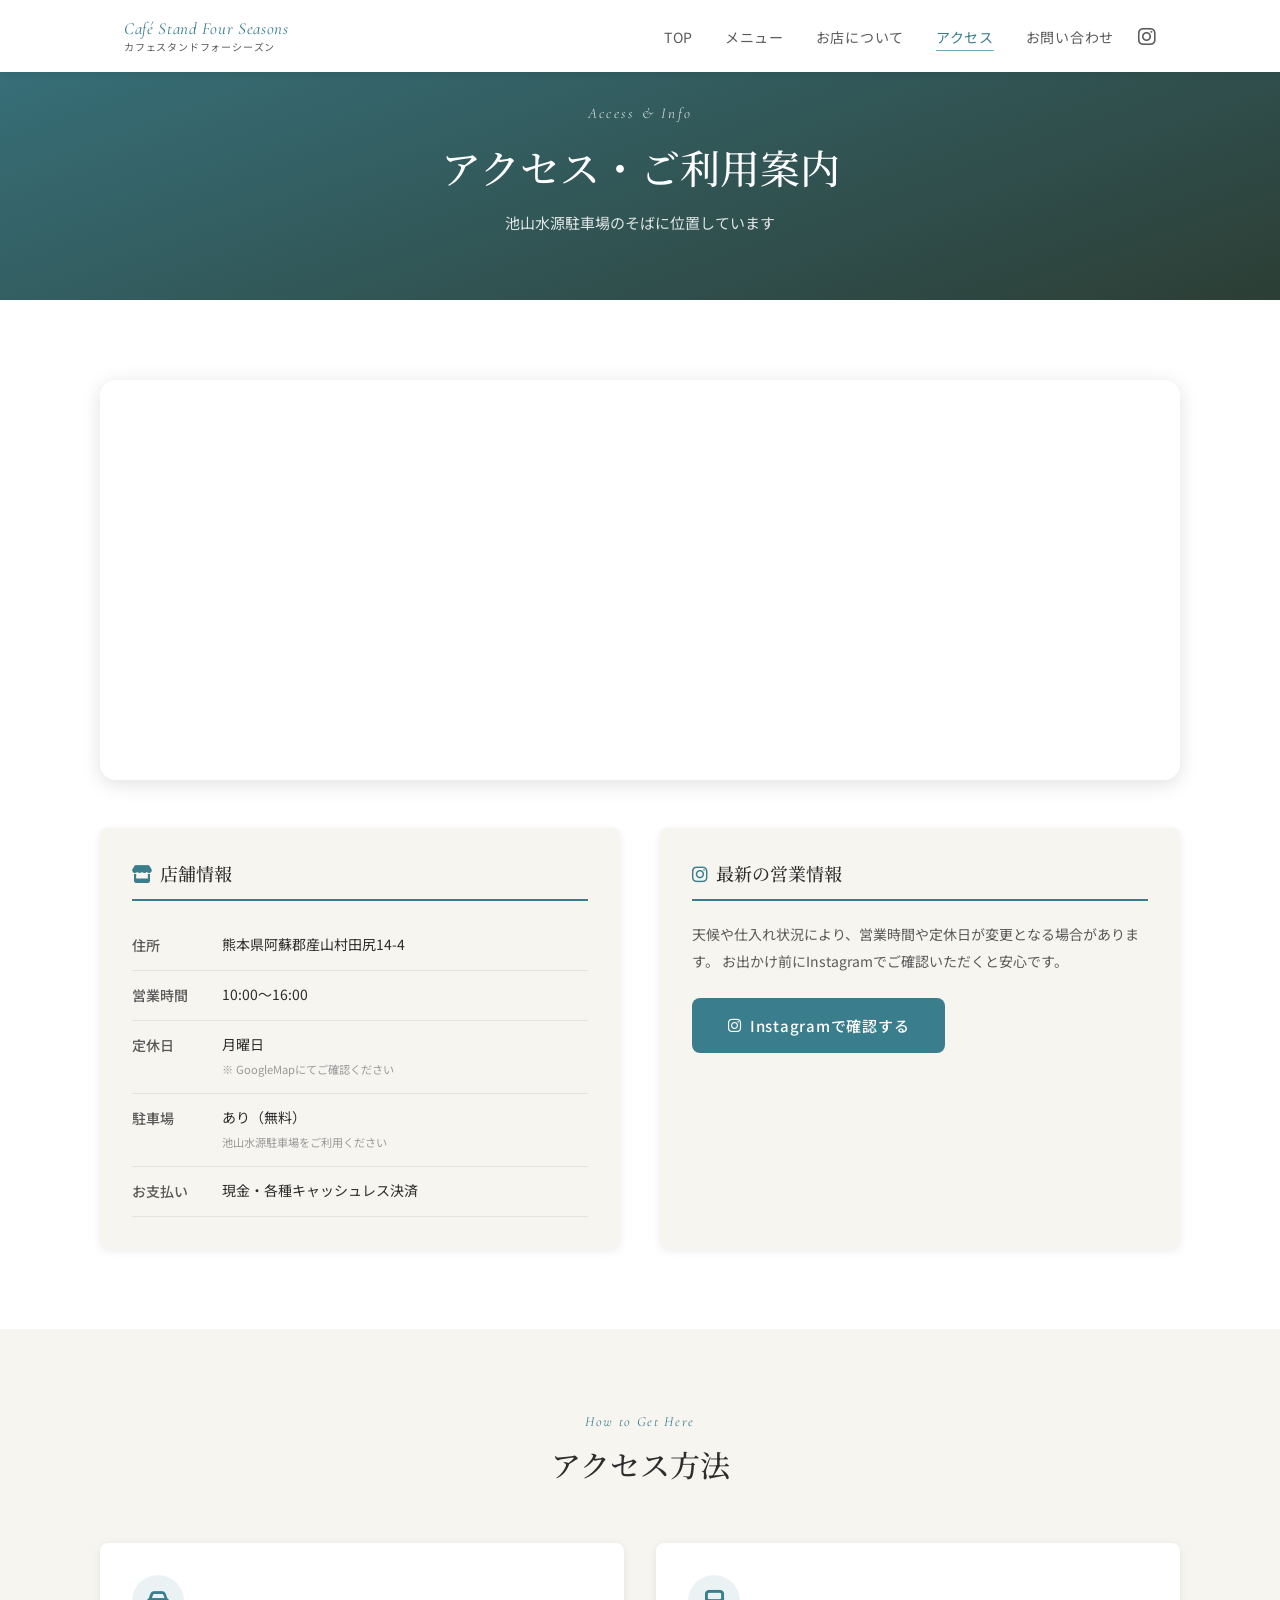
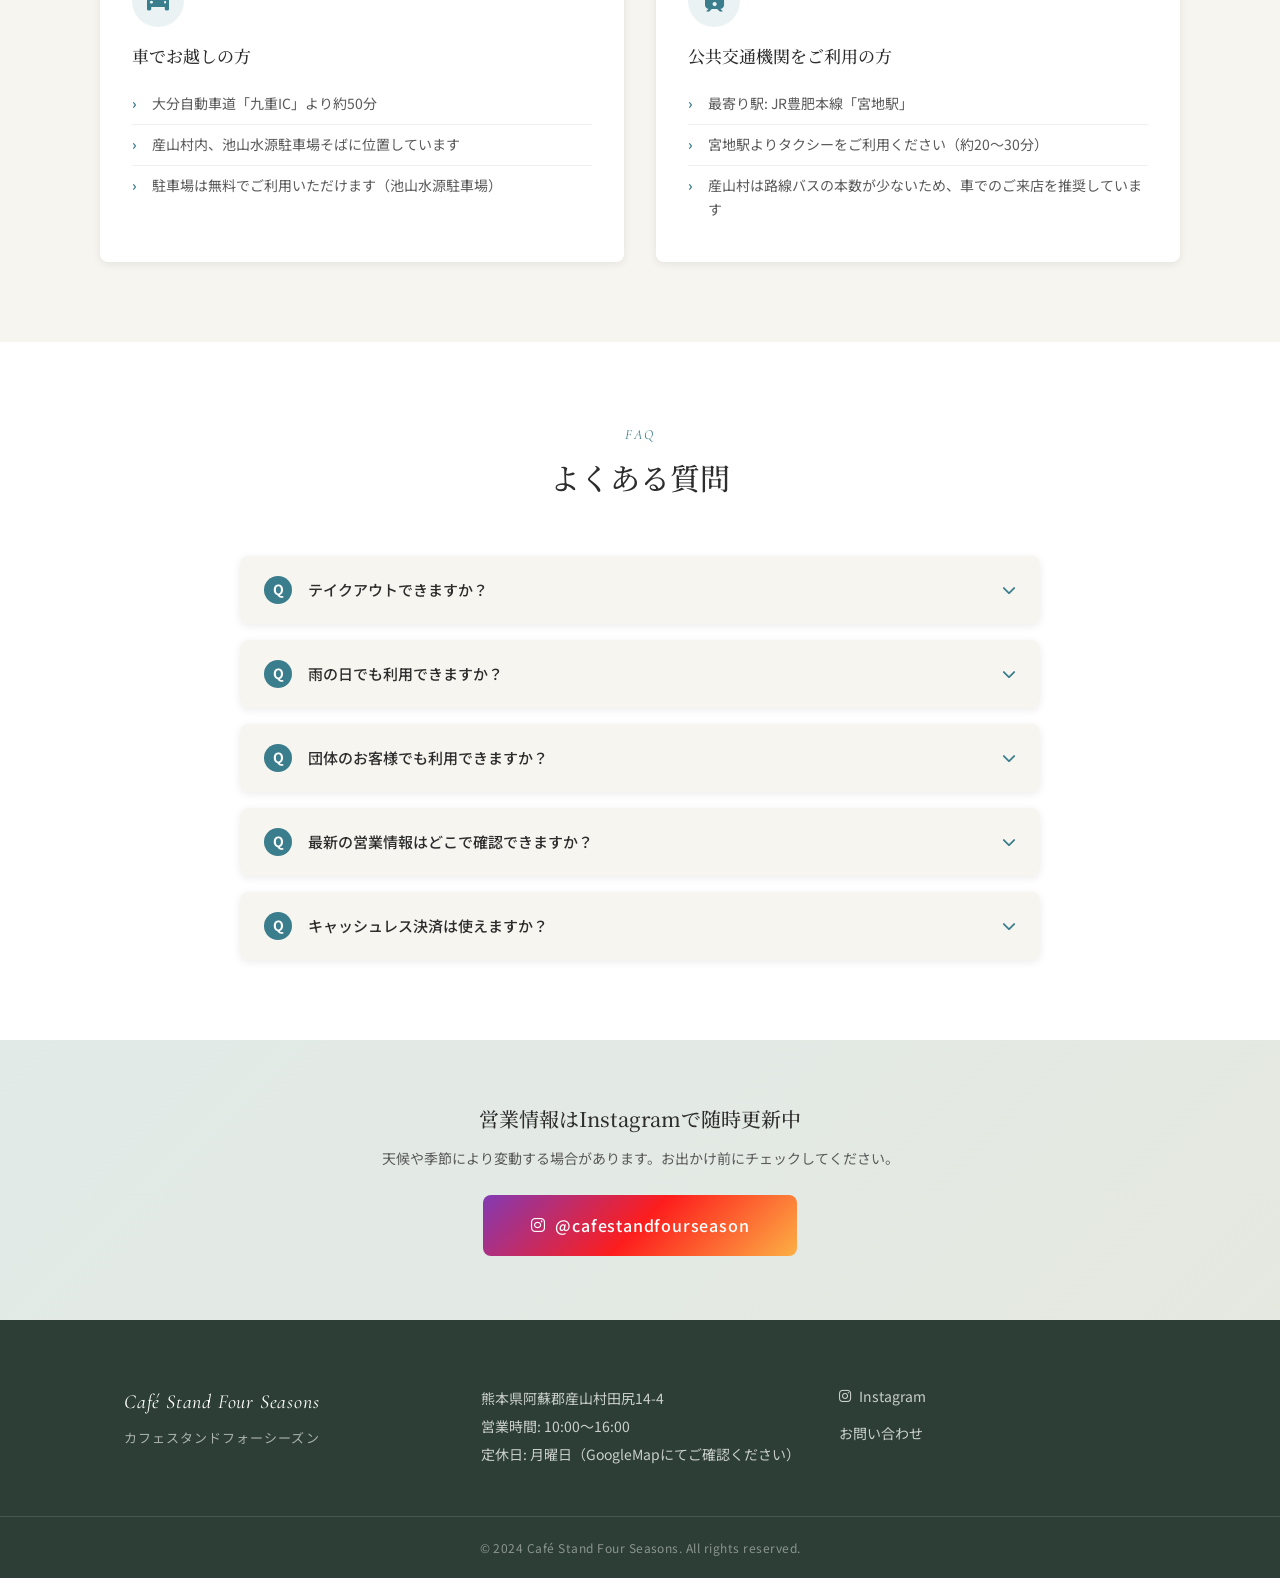
<file: access.html>
<!DOCTYPE html>
<html lang="ja">
<head>
  <meta charset="UTF-8">
  <meta name="viewport" content="width=device-width, initial-scale=1.0">
  <meta name="description" content="カフェスタンドフォーシーズンへのアクセス。熊本県阿蘇郡産山村田尻14-4。営業時間10:00〜16:00、定休日月曜日。駐車場あり（無料）。車・公共交通でのアクセス方法もご案内。">
  <meta property="og:title" content="アクセス・ご利用案内｜カフェスタンドフォーシーズン">
  <meta property="og:description" content="熊本県産山村田尻14-4。営業時間10:00〜16:00。駐車場あり。各種キャッシュレス決済対応。">
  <meta property="og:type" content="website">
  <meta property="og:url" content="http://ikeyamaspring.jp/access.html">
  <meta property="og:image" content="http://ikeyamaspring.jp/images/hero/hero-main.jpg">
  <title>アクセス・ご利用案内｜カフェスタンドフォーシーズン【産山村・池山水源】</title>

  <!-- Google Fonts -->
  <link rel="preconnect" href="https://fonts.googleapis.com">
  <link rel="preconnect" href="https://fonts.gstatic.com" crossorigin>
  <link href="https://fonts.googleapis.com/css2?family=Cormorant+Garamond:ital,wght@0,400;0,500;1,400;1,500&family=Noto+Sans+JP:wght@400;500;700&family=Noto+Serif+JP:wght@400;500;700&display=swap" rel="stylesheet">

  <!-- Font Awesome -->
  <link rel="stylesheet" href="https://cdnjs.cloudflare.com/ajax/libs/font-awesome/6.5.0/css/all.min.css">

  <!-- CSS -->
  <link rel="stylesheet" href="css/reset.css">
  <link rel="stylesheet" href="css/style.css">
  <link rel="stylesheet" href="css/pages/access.css">
</head>
<body class="page-access">

  <!-- ヘッダー -->
  <header class="site-header" id="siteHeader">
    <div class="header-inner">
      <a href="index.html" class="site-logo">
        <span class="logo-en">Café Stand Four Seasons</span>
        <span class="logo-ja">カフェスタンドフォーシーズン</span>
      </a>
      <nav class="global-nav" id="globalNav">
        <ul>
          <li><a href="index.html">TOP</a></li>
          <li><a href="menu.html">メニュー</a></li>
          <li><a href="about.html">お店について</a></li>
          <li><a href="access.html">アクセス</a></li>
          <li><a href="contact.html">お問い合わせ</a></li>
        </ul>
      </nav>
      <a href="https://www.instagram.com/cafestandfourseason/" target="_blank" rel="noopener" class="header-instagram" aria-label="Instagram">
        <i class="fab fa-instagram"></i>
      </a>
      <button class="hamburger" id="hamburger" aria-label="メニューを開く" aria-expanded="false">
        <span></span><span></span><span></span>
      </button>
    </div>
  </header>

  <main>

    <!-- ページヘッダー -->
    <div class="page-header">
      <div class="page-header-inner">
        <span class="en-label">Access &amp; Info</span>
        <h1>アクセス・ご利用案内</h1>
        <p>池山水源駐車場のそばに位置しています</p>
      </div>
    </div>

    <!-- ============================================================
      マップ＋店舗情報
      ============================================================ -->
    <section class="access-map-section">
      <div class="access-map-section-inner">

        <!-- 大きめのGoogleマップ -->
        <div class="access-map-large fade-in">
          <iframe
            src="https://www.google.com/maps/embed?pb=!1m18!1m12!1m3!1d3286.7!2d131.1843953!3d33.0459067!2m3!1f0!2f0!3f0!3m2!1i1024!2i768!4f13.1!3m3!1m2!1s0x3541310b25405047%3A0xc88caa37f0d90c30!2z44Kr44OV44Kn44K544K_44Oz44OJ44CA44OV44Kp44O844K344O844K6!5e0!3m2!1sja!2sjp!4v1234567890"
            allowfullscreen=""
            loading="lazy"
            referrerpolicy="no-referrer-when-downgrade"
            title="カフェスタンドフォーシーズン マップ"
          ></iframe>
        </div>

        <!-- 店舗情報カード2列 -->
        <div class="access-info-grid">
          <!-- 基本情報 -->
          <div class="access-info-card fade-in">
            <h3><i class="fas fa-store" style="margin-right:8px;color:var(--color-primary);"></i>店舗情報</h3>
            <table class="access-detail-table">
              <tbody>
                <tr>
                  <th>住所</th>
                  <td>熊本県阿蘇郡産山村田尻14-4</td>
                </tr>
                <tr>
                  <th>営業時間</th>
                  <td>10:00〜16:00</td>
                </tr>
                <tr>
                  <th>定休日</th>
                  <td>月曜日<br><small style="color:var(--color-text-light);">※ GoogleMapにてご確認ください</small></td>
                </tr>
                <tr>
                  <th>駐車場</th>
                  <td>あり（無料）<br><small style="color:var(--color-text-light);">池山水源駐車場をご利用ください</small></td>
                </tr>
                <tr>
                  <th>お支払い</th>
                  <td>現金・各種キャッシュレス決済</td>
                </tr>
              </tbody>
            </table>
          </div>

          <!-- 最新情報 -->
          <div class="access-info-card fade-in">
            <h3><i class="fab fa-instagram" style="margin-right:8px;color:var(--color-primary);"></i>最新の営業情報</h3>
            <p style="font-size:14px;color:var(--color-text-mid);line-height:1.9;margin-bottom:24px;">
              天候や仕入れ状況により、営業時間や定休日が変更となる場合があります。
              お出かけ前にInstagramでご確認いただくと安心です。
            </p>
            <a
              href="https://www.instagram.com/cafestandfourseason/"
              target="_blank"
              rel="noopener"
              class="btn btn-primary"
              style="display:inline-flex;align-items:center;gap:8px;"
            >
              <i class="fab fa-instagram"></i> Instagramで確認する
            </a>
          </div>
        </div>
      </div>
    </section>

    <!-- ============================================================
      アクセス方法
      ============================================================ -->
    <section class="access-route">
      <div class="access-route-inner">
        <div class="section-heading fade-in">
          <span class="en-label">How to Get Here</span>
          <h2>アクセス方法</h2>
        </div>
        <div class="route-grid">
          <!-- 車でのアクセス -->
          <div class="route-card fade-in">
            <div class="route-card-icon">
              <i class="fas fa-car"></i>
            </div>
            <h3>車でお越しの方</h3>
            <ul>
              <li>大分自動車道「九重IC」より約50分</li>
              <li>産山村内、池山水源駐車場そばに位置しています</li>
              <li>駐車場は無料でご利用いただけます（池山水源駐車場）</li>
            </ul>
          </div>
          <!-- 公共交通 -->
          <div class="route-card fade-in">
            <div class="route-card-icon">
              <i class="fas fa-train"></i>
            </div>
            <h3>公共交通機関をご利用の方</h3>
            <ul>
              <li>最寄り駅: JR豊肥本線「宮地駅」</li>
              <li>宮地駅よりタクシーをご利用ください（約20〜30分）</li>
              <li>産山村は路線バスの本数が少ないため、車でのご来店を推奨しています</li>
            </ul>
          </div>
        </div>
      </div>
    </section>

    <!-- ============================================================
      FAQ
      ============================================================ -->
    <section class="access-faq">
      <div class="access-faq-inner">
        <div class="section-heading fade-in">
          <span class="en-label">FAQ</span>
          <h2>よくある質問</h2>
        </div>
        <div class="faq-list fade-in">

          <!-- Q1 -->
          <div class="faq-item">
            <button class="faq-question" aria-expanded="false">
              <span class="faq-q-label">Q</span>
              <span class="faq-question-text">テイクアウトできますか？</span>
              <i class="fas fa-chevron-down faq-chevron"></i>
            </button>
            <div class="faq-answer">
              はい、ほとんどのドリンクはテイクアウト可能です。池山水源の散策中にお楽しみいただけます。
            </div>
          </div>

          <!-- Q2 -->
          <div class="faq-item">
            <button class="faq-question" aria-expanded="false">
              <span class="faq-q-label">Q</span>
              <span class="faq-question-text">雨の日でも利用できますか？</span>
              <i class="fas fa-chevron-down faq-chevron"></i>
            </button>
            <div class="faq-answer">
              屋外席が中心のため、雨天時はご不便をおかけする場合があります。
              最新の営業状況は<a href="https://www.instagram.com/cafestandfourseason/" target="_blank" rel="noopener">Instagram</a>をご確認ください。
            </div>
          </div>

          <!-- Q3 -->
          <div class="faq-item">
            <button class="faq-question" aria-expanded="false">
              <span class="faq-q-label">Q</span>
              <span class="faq-question-text">団体のお客様でも利用できますか？</span>
              <i class="fas fa-chevron-down faq-chevron"></i>
            </button>
            <div class="faq-answer">
              スタンド形式のため、大人数での長時間滞在は難しい場合がございます。
              お気軽に<a href="contact.html">お問い合わせ</a>ください。
            </div>
          </div>

          <!-- Q4 -->
          <div class="faq-item">
            <button class="faq-question" aria-expanded="false">
              <span class="faq-q-label">Q</span>
              <span class="faq-question-text">最新の営業情報はどこで確認できますか？</span>
              <i class="fas fa-chevron-down faq-chevron"></i>
            </button>
            <div class="faq-answer">
              Instagramにてリアルタイムでご案内しています。
              <a href="https://www.instagram.com/cafestandfourseason/" target="_blank" rel="noopener">@cafestandfourseason</a> をフォローしてください。
            </div>
          </div>

          <!-- Q5 -->
          <div class="faq-item">
            <button class="faq-question" aria-expanded="false">
              <span class="faq-q-label">Q</span>
              <span class="faq-question-text">キャッシュレス決済は使えますか？</span>
              <i class="fas fa-chevron-down faq-chevron"></i>
            </button>
            <div class="faq-answer">
              現金のほか、各種キャッシュレス決済に対応しています。詳しくはスタッフへお気軽にお尋ねください。
            </div>
          </div>

        </div>
      </div>
    </section>

    <!-- Instagram誘導 -->
    <div class="access-instagram fade-in">
      <h3>営業情報はInstagramで随時更新中</h3>
      <p>天候や季節により変動する場合があります。お出かけ前にチェックしてください。</p>
      <a href="https://www.instagram.com/cafestandfourseason/" target="_blank" rel="noopener" class="btn btn-instagram">
        <i class="fab fa-instagram"></i> @cafestandfourseason
      </a>
    </div>

  </main>

  <!-- フッター -->
  <footer class="site-footer">
    <div class="footer-inner">
      <div class="footer-logo">
        <p class="footer-name-en">Café Stand Four Seasons</p>
        <p class="footer-name-ja">カフェスタンドフォーシーズン</p>
      </div>
      <div class="footer-info">
        <p>熊本県阿蘇郡産山村田尻14-4</p>
        <p>営業時間: 10:00〜16:00</p>
        <p>定休日: 月曜日（GoogleMapにてご確認ください）</p>
      </div>
      <div class="footer-links">
        <a href="https://www.instagram.com/cafestandfourseason/" target="_blank" rel="noopener">
          <i class="fab fa-instagram"></i> Instagram
        </a>
        <a href="contact.html">お問い合わせ</a>
      </div>
    </div>
    <div class="footer-copyright">
      <p>© 2024 Café Stand Four Seasons. All rights reserved.</p>
    </div>
  </footer>

  <script src="js/main.js"></script>
</body>
</html>
</file>
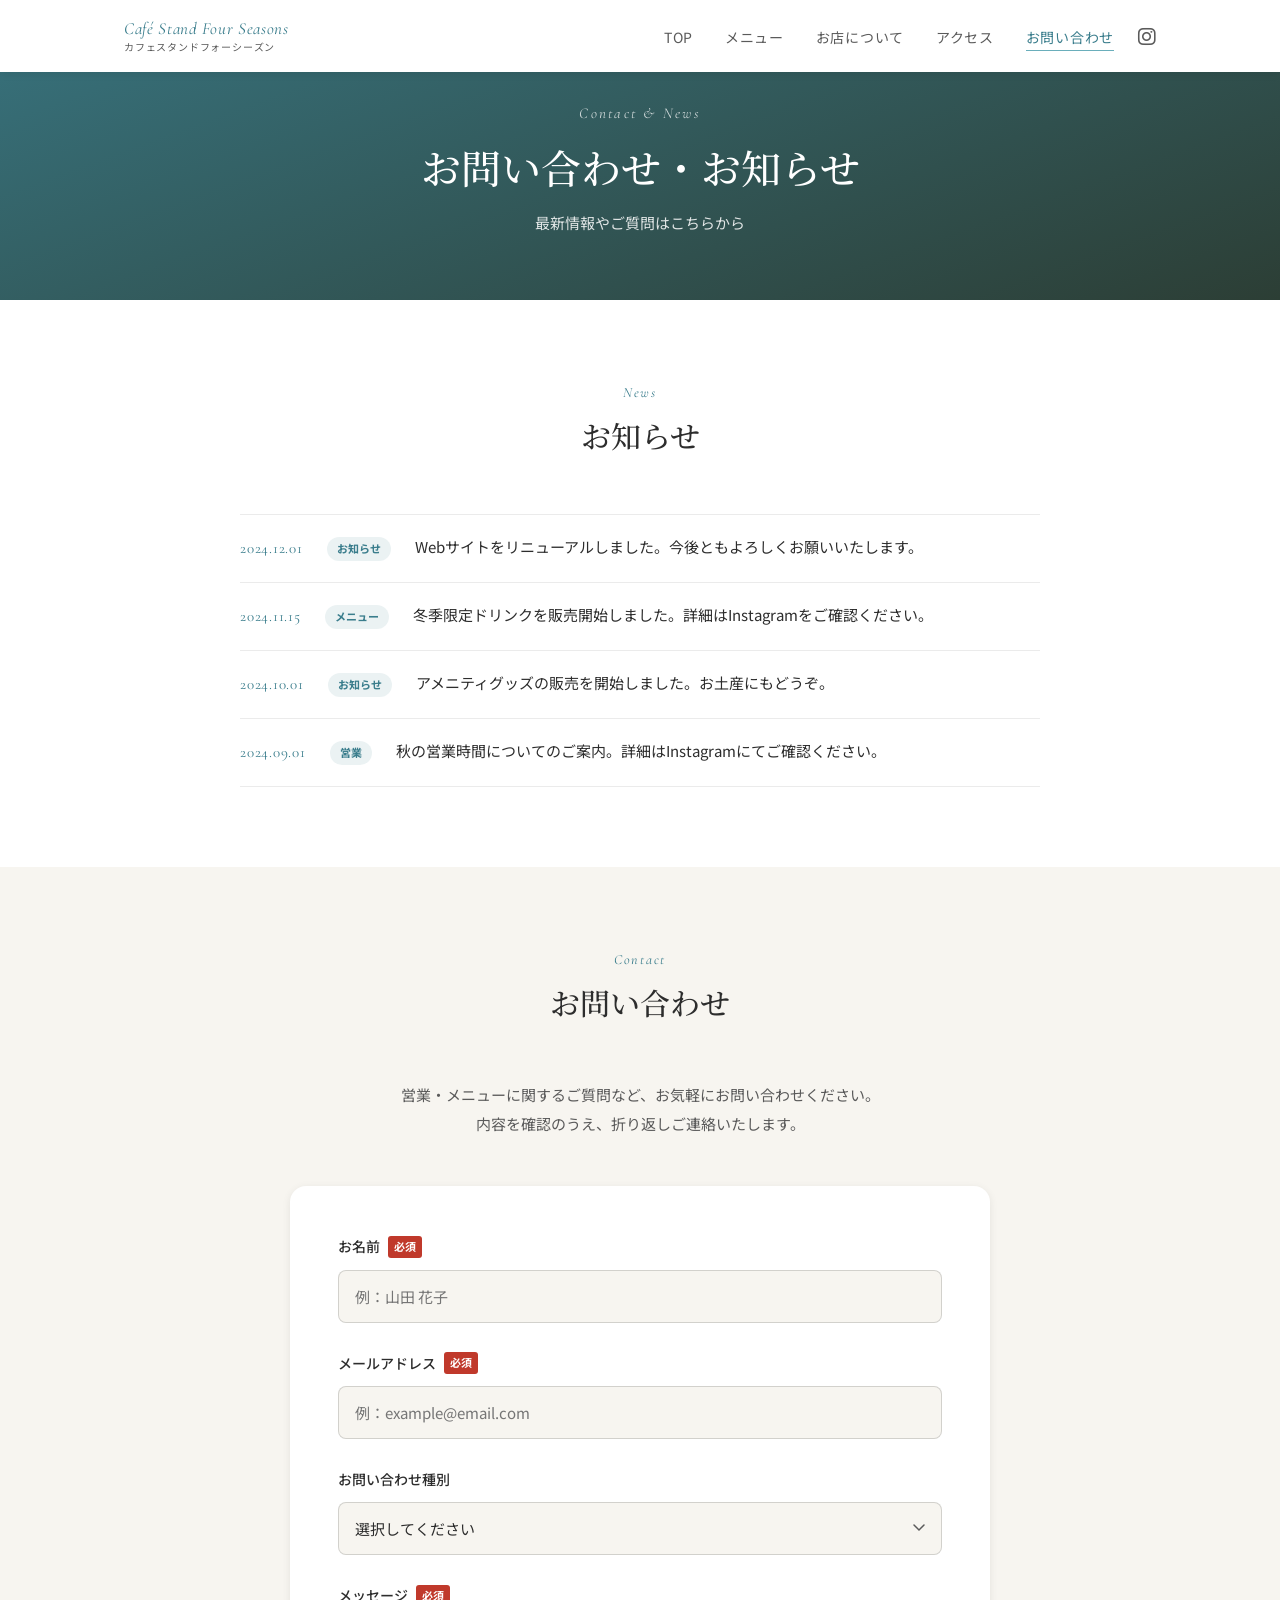
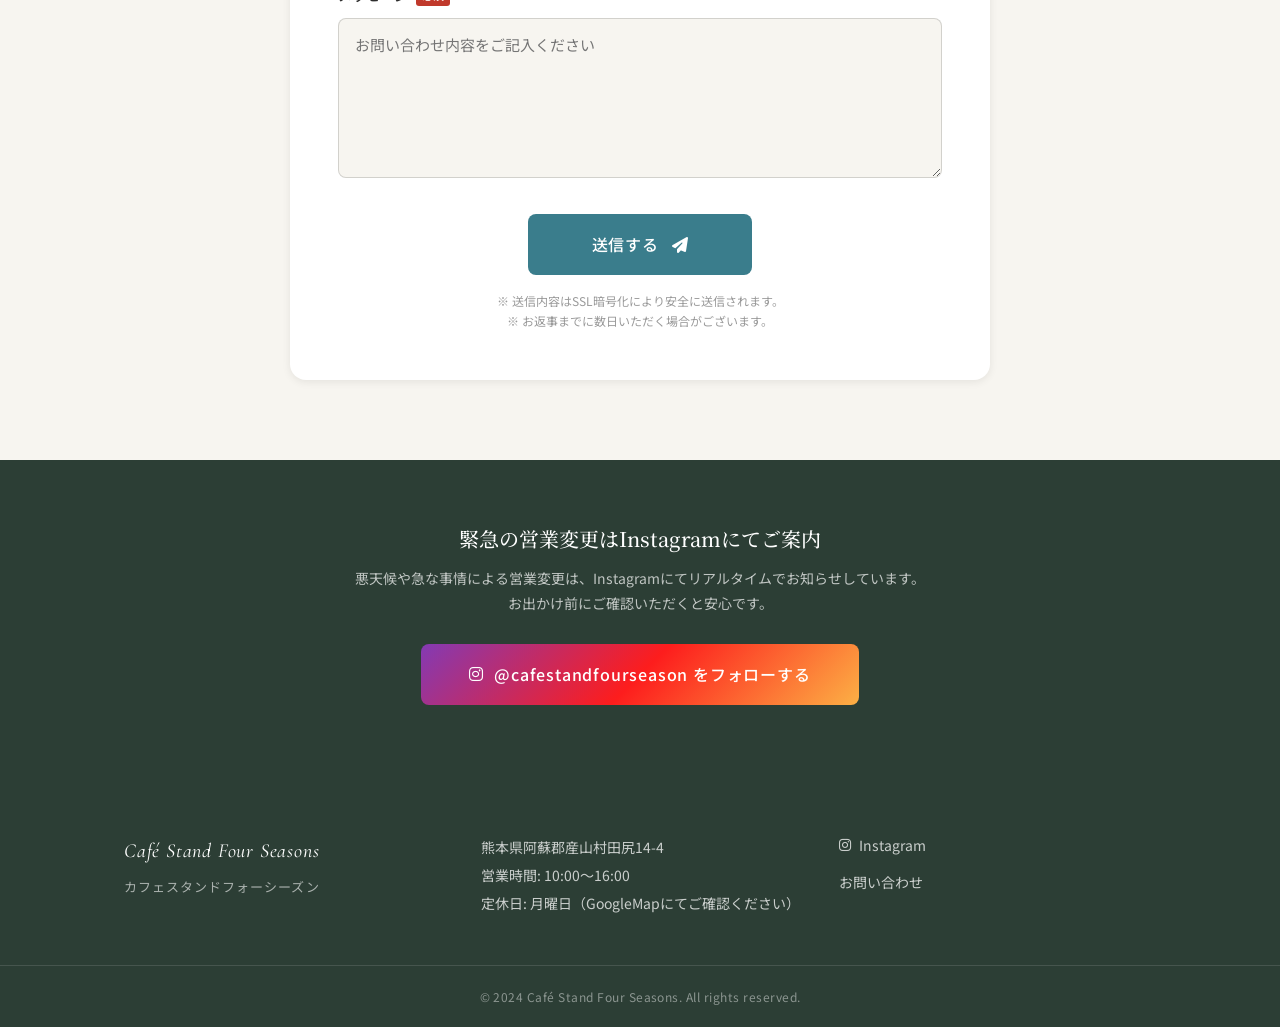
<file: contact.html>
<!DOCTYPE html>
<html lang="ja">
<head>
  <meta charset="UTF-8">
  <meta name="viewport" content="width=device-width, initial-scale=1.0">
  <meta name="description" content="カフェスタンドフォーシーズンへのお問い合わせ・お知らせ。営業に関するご質問、メニューに関するお問い合わせなど、お気軽にご連絡ください。">
  <meta property="og:title" content="お問い合わせ・お知らせ｜カフェスタンドフォーシーズン">
  <meta property="og:description" content="カフェスタンドフォーシーズンへのお問い合わせはこちら。最新のお知らせも掲載しています。">
  <meta property="og:type" content="website">
  <meta property="og:url" content="http://ikeyamaspring.jp/contact.html">
  <meta property="og:image" content="http://ikeyamaspring.jp/images/hero/hero-main.jpg">
  <title>お問い合わせ・お知らせ｜カフェスタンドフォーシーズン【産山村・池山水源】</title>

  <!-- Google Fonts -->
  <link rel="preconnect" href="https://fonts.googleapis.com">
  <link rel="preconnect" href="https://fonts.gstatic.com" crossorigin>
  <link href="https://fonts.googleapis.com/css2?family=Cormorant+Garamond:ital,wght@0,400;0,500;1,400;1,500&family=Noto+Sans+JP:wght@400;500;700&family=Noto+Serif+JP:wght@400;500;700&display=swap" rel="stylesheet">

  <!-- Font Awesome -->
  <link rel="stylesheet" href="https://cdnjs.cloudflare.com/ajax/libs/font-awesome/6.5.0/css/all.min.css">

  <!-- CSS -->
  <link rel="stylesheet" href="css/reset.css">
  <link rel="stylesheet" href="css/style.css">
  <link rel="stylesheet" href="css/pages/contact.css">
</head>
<body class="page-contact">

  <!-- ヘッダー -->
  <header class="site-header" id="siteHeader">
    <div class="header-inner">
      <a href="index.html" class="site-logo">
        <span class="logo-en">Café Stand Four Seasons</span>
        <span class="logo-ja">カフェスタンドフォーシーズン</span>
      </a>
      <nav class="global-nav" id="globalNav">
        <ul>
          <li><a href="index.html">TOP</a></li>
          <li><a href="menu.html">メニュー</a></li>
          <li><a href="about.html">お店について</a></li>
          <li><a href="access.html">アクセス</a></li>
          <li><a href="contact.html">お問い合わせ</a></li>
        </ul>
      </nav>
      <a href="https://www.instagram.com/cafestandfourseason/" target="_blank" rel="noopener" class="header-instagram" aria-label="Instagram">
        <i class="fab fa-instagram"></i>
      </a>
      <button class="hamburger" id="hamburger" aria-label="メニューを開く" aria-expanded="false">
        <span></span><span></span><span></span>
      </button>
    </div>
  </header>

  <main>

    <!-- ページヘッダー -->
    <div class="page-header">
      <div class="page-header-inner">
        <span class="en-label">Contact &amp; News</span>
        <h1>お問い合わせ・お知らせ</h1>
        <p>最新情報やご質問はこちらから</p>
      </div>
    </div>

    <!-- ============================================================
      お知らせ
      ============================================================ -->
    <section class="news-section">
      <div class="news-section-inner">
        <div class="section-heading fade-in">
          <span class="en-label">News</span>
          <h2>お知らせ</h2>
        </div>

        <!-- お知らせリスト — 更新する際はここに <li> を追記してください -->
        <ul class="news-list fade-in">
          <li class="news-item">
            <span class="news-date">2024.12.01</span>
            <span class="news-category">お知らせ</span>
            <span class="news-title">Webサイトをリニューアルしました。今後ともよろしくお願いいたします。</span>
          </li>
          <li class="news-item">
            <span class="news-date">2024.11.15</span>
            <span class="news-category">メニュー</span>
            <span class="news-title">冬季限定ドリンクを販売開始しました。詳細はInstagramをご確認ください。</span>
          </li>
          <li class="news-item">
            <span class="news-date">2024.10.01</span>
            <span class="news-category">お知らせ</span>
            <span class="news-title">アメニティグッズの販売を開始しました。お土産にもどうぞ。</span>
          </li>
          <li class="news-item">
            <span class="news-date">2024.09.01</span>
            <span class="news-category">営業</span>
            <span class="news-title">秋の営業時間についてのご案内。詳細はInstagramにてご確認ください。</span>
          </li>
        </ul>
        <!-- /お知らせリスト -->

      </div>
    </section>

    <!-- ============================================================
      お問い合わせフォーム
      ============================================================ -->
    <section class="contact-section">
      <div class="contact-section-inner">
        <div class="section-heading fade-in">
          <span class="en-label">Contact</span>
          <h2>お問い合わせ</h2>
        </div>
        <p class="contact-lead fade-in">
          営業・メニューに関するご質問など、お気軽にお問い合わせください。<br>
          内容を確認のうえ、折り返しご連絡いたします。
        </p>

        <!--
          フォーム送信先: formspree.io
          action の "XXXXXXXX" 部分を実際のFormspree ID に差し替えてください
        -->
        <form
          class="contact-form fade-in"
          action="https://formspree.io/f/XXXXXXXX"
          method="POST"
        >
          <!-- お名前 -->
          <div class="form-group">
            <label class="form-label" for="name">
              お名前
              <span class="form-required">必須</span>
            </label>
            <input
              class="form-input"
              type="text"
              id="name"
              name="name"
              placeholder="例：山田 花子"
              required
              autocomplete="name"
            >
          </div>

          <!-- メールアドレス -->
          <div class="form-group">
            <label class="form-label" for="email">
              メールアドレス
              <span class="form-required">必須</span>
            </label>
            <input
              class="form-input"
              type="email"
              id="email"
              name="email"
              placeholder="例：example@email.com"
              required
              autocomplete="email"
            >
          </div>

          <!-- お問い合わせ種別 -->
          <div class="form-group">
            <label class="form-label" for="category">
              お問い合わせ種別
            </label>
            <select class="form-select" id="category" name="category">
              <option value="">選択してください</option>
              <option value="営業に関して">営業に関して</option>
              <option value="メニューに関して">メニューに関して</option>
              <option value="その他">その他</option>
            </select>
          </div>

          <!-- メッセージ -->
          <div class="form-group">
            <label class="form-label" for="message">
              メッセージ
              <span class="form-required">必須</span>
            </label>
            <textarea
              class="form-textarea"
              id="message"
              name="message"
              placeholder="お問い合わせ内容をご記入ください"
              required
            ></textarea>
          </div>

          <!-- 送信ボタン -->
          <div class="form-submit-wrap">
            <button type="submit" class="form-submit">
              送信する <i class="fas fa-paper-plane" style="margin-left:8px;"></i>
            </button>
          </div>
          <p class="form-note">
            ※ 送信内容はSSL暗号化により安全に送信されます。<br>
            ※ お返事までに数日いただく場合がございます。
          </p>
        </form>

      </div>
    </section>

    <!-- ============================================================
      SNS誘導
      ============================================================ -->
    <div class="contact-sns fade-in">
      <h3>緊急の営業変更はInstagramにてご案内</h3>
      <p>
        悪天候や急な事情による営業変更は、Instagramにてリアルタイムでお知らせしています。<br>
        お出かけ前にご確認いただくと安心です。
      </p>
      <a
        href="https://www.instagram.com/cafestandfourseason/"
        target="_blank"
        rel="noopener"
        class="btn btn-instagram"
      >
        <i class="fab fa-instagram"></i> @cafestandfourseason をフォローする
      </a>
    </div>

  </main>

  <!-- フッター -->
  <footer class="site-footer">
    <div class="footer-inner">
      <div class="footer-logo">
        <p class="footer-name-en">Café Stand Four Seasons</p>
        <p class="footer-name-ja">カフェスタンドフォーシーズン</p>
      </div>
      <div class="footer-info">
        <p>熊本県阿蘇郡産山村田尻14-4</p>
        <p>営業時間: 10:00〜16:00</p>
        <p>定休日: 月曜日（GoogleMapにてご確認ください）</p>
      </div>
      <div class="footer-links">
        <a href="https://www.instagram.com/cafestandfourseason/" target="_blank" rel="noopener">
          <i class="fab fa-instagram"></i> Instagram
        </a>
        <a href="contact.html">お問い合わせ</a>
      </div>
    </div>
    <div class="footer-copyright">
      <p>© 2024 Café Stand Four Seasons. All rights reserved.</p>
    </div>
  </footer>

  <script src="js/main.js"></script>
</body>
</html>
</file>
<file: css/style.css>
/*
 * style.css — 全ページ共通スタイル
 * カフェスタンドフォーシーズン
 */

/* ============================================================
   CSS カスタムプロパティ（デザイントークン）
   ============================================================ */
:root {
  /* メインカラー */
  --color-primary:       #3A7D8C;   /* 名水ブルー（やや深め） */
  --color-primary-light: #6AAEBB;   /* 水面の明るさ */
  --color-secondary:     #5E8C6A;   /* 深い森グリーン */
  --color-accent:        #B8895A;   /* 木・土のブラウン */

  /* 背景・ベース */
  --color-bg:            #F7F5F0;   /* 温かみのあるオフホワイト */
  --color-bg-light:      #FFFFFF;
  --color-bg-dark:       #2C3E35;   /* 深い森色（フッター等） */

  /* テキスト */
  --color-text:          #2D2D2D;
  --color-text-mid:      #5A5A5A;
  --color-text-light:    #9A9A9A;
  --color-white:         #FFFFFF;

  /* ラベル */
  --color-label-popular:   #C0392B;  /* 人気ラベル */
  --color-label-recommend: #2980B9;  /* おすすめラベル */
  --color-label-season:    #27AE60;  /* 季節限定ラベル */
  --color-label-new:       #8E44AD;  /* NEWラベル */
  --color-label-coming:    #7F8C8D;  /* 準備中ラベル */

  /* ボーダー半径 */
  --border-radius-sm:    4px;
  --border-radius-md:    8px;
  --border-radius-lg:    16px;

  /* シャドウ */
  --shadow-sm:           0 2px 8px rgba(0,0,0,0.08);
  --shadow-md:           0 4px 20px rgba(0,0,0,0.12);
  --shadow-lg:           0 8px 40px rgba(0,0,0,0.16);

  /* スペーシング */
  --section-padding:     80px;
  --section-padding-sp:  56px;
  --container-max:       1080px;
  --container-padding:   24px;

  /* トランジション */
  --transition-base:     0.3s ease;
}

/* ============================================================
   ベーススタイル
   ============================================================ */
html {
  scroll-behavior: smooth;
}

body {
  font-family: 'Noto Sans JP', sans-serif;
  font-size: 16px;
  line-height: 1.8;
  color: var(--color-text);
  background-color: var(--color-bg);
}

h1, h2, h3, h4, h5, h6 {
  font-family: 'Noto Serif JP', serif;
  font-weight: 500;
  line-height: 1.5;
}

/* 英字装飾フォント */
.en-accent {
  font-family: 'Cormorant Garamond', serif;
  font-style: italic;
}

/* コンテナ */
.container {
  max-width: var(--container-max);
  margin: 0 auto;
  padding: 0 var(--container-padding);
}

/* ============================================================
   共通セクション見出し
   ============================================================ */
.section-heading {
  text-align: center;
  margin-bottom: 56px;
}

.section-heading .en-label {
  display: block;
  font-family: 'Cormorant Garamond', serif;
  font-style: italic;
  font-size: 14px;
  letter-spacing: 0.12em;
  color: var(--color-primary);
  margin-bottom: 8px;
}

.section-heading h2 {
  font-size: clamp(22px, 3vw, 30px);
  color: var(--color-text);
}

.section-heading p {
  margin-top: 12px;
  color: var(--color-text-mid);
  font-size: 15px;
}

/* ============================================================
   共通ボタン
   ============================================================ */
.btn {
  display: inline-block;
  padding: 14px 36px;
  border-radius: var(--border-radius-md);
  font-size: 15px;
  font-weight: 500;
  letter-spacing: 0.05em;
  transition: all var(--transition-base);
  cursor: pointer;
  text-align: center;
}

.btn-primary {
  background-color: var(--color-primary);
  color: var(--color-white);
}

.btn-primary:hover {
  background-color: #2f6874;
  transform: translateY(-2px);
  box-shadow: var(--shadow-md);
}

.btn-outline {
  border: 2px solid var(--color-primary);
  color: var(--color-primary);
  background-color: transparent;
}

.btn-outline:hover {
  background-color: var(--color-primary);
  color: var(--color-white);
  transform: translateY(-2px);
}

.btn-white {
  background-color: var(--color-white);
  color: var(--color-primary);
}

.btn-white:hover {
  background-color: var(--color-bg);
  transform: translateY(-2px);
  box-shadow: var(--shadow-md);
}

.btn-instagram {
  background: linear-gradient(135deg, #833ab4, #fd1d1d, #fcb045);
  color: var(--color-white);
  display: inline-flex;
  align-items: center;
  gap: 10px;
  font-size: 16px;
  padding: 16px 48px;
}

.btn-instagram:hover {
  opacity: 0.9;
  transform: translateY(-2px);
  box-shadow: var(--shadow-md);
}

/* ============================================================
   スクロールアニメーション
   ============================================================ */
.fade-in {
  opacity: 0;
  transform: translateY(24px);
  transition: opacity 0.7s ease, transform 0.7s ease;
}

.fade-in.is-visible {
  opacity: 1;
  transform: translateY(0);
}

/* ============================================================
   ページヘッダー（下層ページ共通）
   ============================================================ */
.page-header {
  position: relative;
  padding: 100px var(--container-padding) 64px;
  text-align: center;
  background-color: var(--color-bg-dark);
  color: var(--color-white);
  overflow: hidden;
}

.page-header::before {
  content: '';
  position: absolute;
  inset: 0;
  background: linear-gradient(160deg, var(--color-primary) 0%, var(--color-bg-dark) 100%);
  opacity: 0.85;
}

.page-header-inner {
  position: relative;
  z-index: 1;
}

.page-header .en-label {
  font-family: 'Cormorant Garamond', serif;
  font-style: italic;
  font-size: 15px;
  letter-spacing: 0.15em;
  opacity: 0.75;
  display: block;
  margin-bottom: 10px;
}

.page-header h1 {
  font-size: clamp(26px, 4vw, 40px);
  font-family: 'Noto Serif JP', serif;
}

.page-header p {
  margin-top: 12px;
  font-size: 15px;
  opacity: 0.85;
}

/* ============================================================
   ヘッダー
   ============================================================ */
.site-header {
  position: fixed;
  top: 0;
  left: 0;
  right: 0;
  z-index: 1000;
  transition: background-color var(--transition-base), box-shadow var(--transition-base);
  padding: 0;
}

/* 透明ヘッダー（TOPページのhero上） */
.site-header.is-top {
  background-color: transparent;
}

/* スクロール後 or 下層ページ */
.site-header.is-scrolled,
.site-header.is-solid {
  background-color: var(--color-bg-light);
  box-shadow: var(--shadow-sm);
}

.header-inner {
  max-width: var(--container-max);
  margin: 0 auto;
  padding: 0 var(--container-padding);
  display: flex;
  align-items: center;
  height: 72px;
  gap: 24px;
}

/* ロゴ */
.site-logo {
  flex-shrink: 0;
  display: flex;
  flex-direction: column;
  gap: 2px;
}

.logo-en {
  font-family: 'Cormorant Garamond', serif;
  font-style: italic;
  font-size: 17px;
  letter-spacing: 0.04em;
  color: var(--color-white);
  line-height: 1.2;
  transition: color var(--transition-base);
}

.logo-ja {
  font-size: 10px;
  letter-spacing: 0.08em;
  color: rgba(255,255,255,0.75);
  line-height: 1.2;
  transition: color var(--transition-base);
}

/* スクロール後のロゴ色 */
.site-header.is-scrolled .logo-en,
.site-header.is-solid .logo-en {
  color: var(--color-primary);
}

.site-header.is-scrolled .logo-ja,
.site-header.is-solid .logo-ja {
  color: var(--color-text-mid);
}

/* グローバルナビ */
.global-nav {
  flex: 1;
  display: flex;
  justify-content: flex-end;
}

.global-nav ul {
  display: flex;
  gap: 32px;
  align-items: center;
}

.global-nav a {
  font-size: 14px;
  letter-spacing: 0.05em;
  color: rgba(255,255,255,0.9);
  transition: color var(--transition-base);
  position: relative;
  padding-bottom: 4px;
}

.global-nav a::after {
  content: '';
  position: absolute;
  bottom: 0;
  left: 0;
  right: 100%;
  height: 1px;
  background-color: var(--color-primary-light);
  transition: right var(--transition-base);
}

.global-nav a:hover::after,
.global-nav a.is-current::after {
  right: 0;
}

.global-nav a.is-current {
  color: var(--color-primary-light);
}

/* スクロール後のナビ色 */
.site-header.is-scrolled .global-nav a,
.site-header.is-solid .global-nav a {
  color: var(--color-text-mid);
}

.site-header.is-scrolled .global-nav a.is-current,
.site-header.is-solid .global-nav a.is-current {
  color: var(--color-primary);
}

/* Instagramアイコン（ヘッダー） */
.header-instagram {
  font-size: 20px;
  color: rgba(255,255,255,0.85);
  transition: color var(--transition-base), transform var(--transition-base);
  flex-shrink: 0;
}

.header-instagram:hover {
  color: var(--color-white);
  transform: scale(1.15);
}

.site-header.is-scrolled .header-instagram,
.site-header.is-solid .header-instagram {
  color: var(--color-text-mid);
}

.site-header.is-scrolled .header-instagram:hover,
.site-header.is-solid .header-instagram:hover {
  color: var(--color-primary);
}

/* ハンバーガーボタン（スマホのみ表示） */
.hamburger {
  display: none;
  flex-direction: column;
  justify-content: center;
  gap: 5px;
  width: 44px;
  height: 44px;
  flex-shrink: 0;
  background: none;
  border: none;
  cursor: pointer;
  padding: 8px;
}

.hamburger span {
  display: block;
  height: 2px;
  background-color: var(--color-white);
  border-radius: 2px;
  transition: transform var(--transition-base), opacity var(--transition-base);
}

.site-header.is-scrolled .hamburger span,
.site-header.is-solid .hamburger span {
  background-color: var(--color-text);
}

/* ハンバーガーアクティブ状態 */
.hamburger.is-active span:nth-child(1) {
  transform: translateY(7px) rotate(45deg);
}

.hamburger.is-active span:nth-child(2) {
  opacity: 0;
}

.hamburger.is-active span:nth-child(3) {
  transform: translateY(-7px) rotate(-45deg);
}

/* ============================================================
   フッター
   ============================================================ */
.site-footer {
  background-color: var(--color-bg-dark);
  color: var(--color-white);
  padding: 64px 0 0;
}

.footer-inner {
  max-width: var(--container-max);
  margin: 0 auto;
  padding: 0 var(--container-padding);
  display: grid;
  grid-template-columns: 1fr 1fr 1fr;
  gap: 40px;
  padding-bottom: 48px;
}

.footer-logo .footer-name-en {
  font-family: 'Cormorant Garamond', serif;
  font-style: italic;
  font-size: 20px;
  letter-spacing: 0.04em;
  margin-bottom: 6px;
}

.footer-logo .footer-name-ja {
  font-size: 13px;
  color: rgba(255,255,255,0.6);
  letter-spacing: 0.08em;
}

.footer-info p {
  font-size: 14px;
  color: rgba(255,255,255,0.75);
  line-height: 2;
}

.footer-links {
  display: flex;
  flex-direction: column;
  gap: 12px;
}

.footer-links a {
  display: inline-flex;
  align-items: center;
  gap: 8px;
  font-size: 14px;
  color: rgba(255,255,255,0.75);
  transition: color var(--transition-base);
}

.footer-links a:hover {
  color: var(--color-primary-light);
}

.footer-copyright {
  border-top: 1px solid rgba(255,255,255,0.12);
  padding: 20px var(--container-padding);
  text-align: center;
}

.footer-copyright p {
  font-size: 12px;
  color: rgba(255,255,255,0.45);
  letter-spacing: 0.04em;
}

/* ============================================================
   レスポンシブ：タブレット以下
   ============================================================ */
@media (max-width: 768px) {
  :root {
    --section-padding: var(--section-padding-sp);
  }

  /* ヘッダー */
  .global-nav {
    position: fixed;
    top: 0;
    left: 0;
    right: 0;
    bottom: 0;
    background-color: var(--color-bg-dark);
    display: flex;
    align-items: center;
    justify-content: center;
    opacity: 0;
    visibility: hidden;
    transition: opacity var(--transition-base), visibility var(--transition-base);
  }

  .global-nav.is-open {
    opacity: 1;
    visibility: visible;
  }

  .global-nav ul {
    flex-direction: column;
    gap: 32px;
    text-align: center;
  }

  .global-nav a {
    font-size: 18px;
    color: var(--color-white);
  }

  .hamburger {
    display: flex;
    z-index: 10;
  }

  /* ハンバーガーはis-openの上に表示 */
  .site-header {
    background-color: var(--color-bg-dark);
  }

  /* フッター */
  .footer-inner {
    grid-template-columns: 1fr;
    gap: 32px;
  }
}

/* ============================================================
   ユーティリティ
   ============================================================ */

/* テキスト */
.text-center { text-align: center; }
.text-left   { text-align: left; }
.text-right  { text-align: right; }

/* 表示制御 */
.sr-only {
  position: absolute;
  width: 1px;
  height: 1px;
  padding: 0;
  margin: -1px;
  overflow: hidden;
  clip: rect(0,0,0,0);
  white-space: nowrap;
  border-width: 0;
}
</file>
<file: css/pages/access.css>
/*
 * access.css — アクセスページ専用スタイル
 * カフェスタンドフォーシーズン
 */

/* ============================================================
   大きめのマップセクション
   ============================================================ */
.access-map-section {
  padding: var(--section-padding) var(--container-padding);
  background-color: var(--color-bg-light);
}

.access-map-section-inner {
  max-width: var(--container-max);
  margin: 0 auto;
}

.access-map-large {
  border-radius: var(--border-radius-lg);
  overflow: hidden;
  box-shadow: var(--shadow-md);
  margin-bottom: 48px;
}

.access-map-large iframe {
  width: 100%;
  height: 400px;
  border: none;
  display: block;
}

/* 店舗情報テーブル */
.access-info-grid {
  display: grid;
  grid-template-columns: 1fr 1fr;
  gap: 40px;
}

.access-info-card {
  padding: 32px;
  background-color: var(--color-bg);
  border-radius: var(--border-radius-md);
  box-shadow: var(--shadow-sm);
}

.access-info-card h3 {
  font-size: 18px;
  color: var(--color-text);
  margin-bottom: 20px;
  padding-bottom: 12px;
  border-bottom: 2px solid var(--color-primary);
}

.access-detail-table {
  width: 100%;
}

.access-detail-table th,
.access-detail-table td {
  padding: 12px 0;
  font-size: 14px;
  border-bottom: 1px solid rgba(0,0,0,0.07);
  vertical-align: top;
}

.access-detail-table th {
  color: var(--color-text-mid);
  font-weight: 500;
  font-family: 'Noto Sans JP', sans-serif;
  white-space: nowrap;
  width: 90px;
  padding-right: 12px;
}

.access-detail-table td {
  color: var(--color-text);
  line-height: 1.7;
}

/* ============================================================
   アクセス方法セクション
   ============================================================ */
.access-route {
  padding: var(--section-padding) var(--container-padding);
  background-color: var(--color-bg);
}

.access-route-inner {
  max-width: var(--container-max);
  margin: 0 auto;
}

.route-grid {
  display: grid;
  grid-template-columns: 1fr 1fr;
  gap: 32px;
}

.route-card {
  padding: 32px;
  background-color: var(--color-bg-light);
  border-radius: var(--border-radius-md);
  box-shadow: var(--shadow-sm);
}

.route-card-icon {
  width: 52px;
  height: 52px;
  display: flex;
  align-items: center;
  justify-content: center;
  border-radius: 50%;
  background-color: rgba(58,125,140,0.1);
  color: var(--color-primary);
  font-size: 22px;
  margin-bottom: 16px;
}

.route-card h3 {
  font-size: 17px;
  color: var(--color-text);
  margin-bottom: 16px;
}

.route-card ul {
  list-style: none;
  padding: 0;
}

.route-card li {
  font-size: 14px;
  color: var(--color-text-mid);
  padding: 8px 0 8px 20px;
  position: relative;
  border-bottom: 1px solid rgba(0,0,0,0.06);
  line-height: 1.7;
}

.route-card li::before {
  content: '›';
  position: absolute;
  left: 0;
  color: var(--color-primary);
  font-weight: bold;
}

.route-card li:last-child {
  border-bottom: none;
}

/* ============================================================
   FAQ セクション
   ============================================================ */
.access-faq {
  padding: var(--section-padding) var(--container-padding);
  background-color: var(--color-bg-light);
}

.access-faq-inner {
  max-width: 800px;
  margin: 0 auto;
}

.faq-list {
  display: flex;
  flex-direction: column;
  gap: 16px;
}

.faq-item {
  border-radius: var(--border-radius-md);
  overflow: hidden;
  box-shadow: var(--shadow-sm);
}

/* FAQ アコーディオン */
.faq-question {
  width: 100%;
  display: flex;
  align-items: center;
  gap: 16px;
  padding: 20px 24px;
  background-color: var(--color-bg);
  text-align: left;
  cursor: pointer;
  transition: background-color var(--transition-base);
}

.faq-question:hover {
  background-color: rgba(58,125,140,0.06);
}

.faq-q-label {
  flex-shrink: 0;
  width: 28px;
  height: 28px;
  border-radius: 50%;
  background-color: var(--color-primary);
  color: var(--color-white);
  font-size: 14px;
  font-weight: 700;
  display: flex;
  align-items: center;
  justify-content: center;
}

.faq-question-text {
  flex: 1;
  font-size: 15px;
  color: var(--color-text);
  font-weight: 500;
}

.faq-chevron {
  color: var(--color-primary);
  font-size: 14px;
  transition: transform var(--transition-base);
}

.faq-item.is-open .faq-chevron {
  transform: rotate(180deg);
}

.faq-answer {
  display: none;
  padding: 16px 24px 20px 68px;
  background-color: var(--color-bg-light);
  font-size: 14px;
  color: var(--color-text-mid);
  line-height: 1.8;
}

.faq-item.is-open .faq-answer {
  display: block;
}

.faq-answer a {
  color: var(--color-primary);
  text-decoration: underline;
}

/* ============================================================
   Instagram誘導
   ============================================================ */
.access-instagram {
  padding: 64px var(--container-padding);
  text-align: center;
  background: linear-gradient(135deg, rgba(106,174,187,0.15), rgba(94,140,106,0.12));
}

.access-instagram h3 {
  font-size: 20px;
  color: var(--color-text);
  margin-bottom: 12px;
}

.access-instagram p {
  font-size: 14px;
  color: var(--color-text-mid);
  margin-bottom: 24px;
}

/* ============================================================
   レスポンシブ
   ============================================================ */
@media (max-width: 768px) {
  .access-info-grid,
  .route-grid {
    grid-template-columns: 1fr;
  }

  .access-map-large iframe {
    height: 280px;
  }

  .faq-answer {
    padding-left: 24px;
  }
}
</file>
<file: css/pages/contact.css>
/*
 * contact.css — お問い合わせページ専用スタイル
 * カフェスタンドフォーシーズン
 */

/* ============================================================
   お知らせエリア
   ============================================================ */
.news-section {
  padding: var(--section-padding) var(--container-padding);
  background-color: var(--color-bg-light);
}

.news-section-inner {
  max-width: 800px;
  margin: 0 auto;
}

.news-list {
  display: flex;
  flex-direction: column;
  gap: 0;
  border-top: 1px solid rgba(0,0,0,0.08);
}

.news-item {
  display: flex;
  align-items: baseline;
  gap: 24px;
  padding: 20px 0;
  border-bottom: 1px solid rgba(0,0,0,0.08);
  transition: background-color var(--transition-base);
}

.news-item:hover {
  background-color: rgba(58,125,140,0.04);
}

.news-date {
  font-family: 'Cormorant Garamond', serif;
  font-size: 15px;
  color: var(--color-primary);
  white-space: nowrap;
  flex-shrink: 0;
  letter-spacing: 0.05em;
}

.news-category {
  flex-shrink: 0;
  font-size: 11px;
  font-weight: 700;
  padding: 2px 10px;
  border-radius: 20px;
  background-color: rgba(58,125,140,0.1);
  color: var(--color-primary);
  white-space: nowrap;
}

.news-title {
  font-size: 15px;
  color: var(--color-text);
  line-height: 1.6;
}

/* ============================================================
   お問い合わせフォーム
   ============================================================ */
.contact-section {
  padding: var(--section-padding) var(--container-padding);
  background-color: var(--color-bg);
}

.contact-section-inner {
  max-width: 700px;
  margin: 0 auto;
}

.contact-lead {
  text-align: center;
  font-size: 15px;
  color: var(--color-text-mid);
  margin-bottom: 48px;
  line-height: 1.9;
}

/* フォームスタイル */
.contact-form {
  background-color: var(--color-bg-light);
  padding: 48px;
  border-radius: var(--border-radius-lg);
  box-shadow: var(--shadow-sm);
}

.form-group {
  margin-bottom: 28px;
}

.form-label {
  display: flex;
  align-items: center;
  gap: 8px;
  font-size: 14px;
  font-weight: 500;
  color: var(--color-text);
  margin-bottom: 10px;
}

.form-required {
  font-size: 11px;
  color: var(--color-white);
  background-color: var(--color-label-popular);
  padding: 1px 6px;
  border-radius: 3px;
  font-weight: 700;
}

.form-input,
.form-select,
.form-textarea {
  width: 100%;
  padding: 12px 16px;
  border: 1px solid rgba(0,0,0,0.15);
  border-radius: var(--border-radius-md);
  font-size: 15px;
  color: var(--color-text);
  background-color: var(--color-bg);
  transition: border-color var(--transition-base), box-shadow var(--transition-base);
  font-family: 'Noto Sans JP', sans-serif;
}

.form-input:focus,
.form-select:focus,
.form-textarea:focus {
  outline: none;
  border-color: var(--color-primary);
  box-shadow: 0 0 0 3px rgba(58,125,140,0.15);
  background-color: var(--color-bg-light);
}

.form-select {
  /* セレクトボックスの矢印を追加 */
  background-image: url("data:image/svg+xml,%3Csvg xmlns='http://www.w3.org/2000/svg' width='12' height='8' viewBox='0 0 12 8'%3E%3Cpath d='M1 1l5 5 5-5' stroke='%235A5A5A' stroke-width='1.5' fill='none' stroke-linecap='round'/%3E%3C/svg%3E");
  background-repeat: no-repeat;
  background-position: right 16px center;
  padding-right: 44px;
  cursor: pointer;
}

.form-textarea {
  min-height: 160px;
  resize: vertical;
  line-height: 1.8;
}

.form-submit-wrap {
  text-align: center;
  margin-top: 36px;
}

.form-submit {
  background-color: var(--color-primary);
  color: var(--color-white);
  padding: 16px 64px;
  border-radius: var(--border-radius-md);
  font-size: 16px;
  font-weight: 500;
  letter-spacing: 0.05em;
  cursor: pointer;
  transition: background-color var(--transition-base), transform var(--transition-base), box-shadow var(--transition-base);
  border: none;
}

.form-submit:hover {
  background-color: #2f6874;
  transform: translateY(-2px);
  box-shadow: var(--shadow-md);
}

.form-note {
  font-size: 12px;
  color: var(--color-text-light);
  text-align: center;
  margin-top: 16px;
  line-height: 1.7;
}

/* ============================================================
   SNS誘導セクション
   ============================================================ */
.contact-sns {
  padding: 64px var(--container-padding);
  background-color: var(--color-bg-dark);
  text-align: center;
  color: var(--color-white);
}

.contact-sns h3 {
  font-size: 20px;
  margin-bottom: 12px;
  color: var(--color-white);
}

.contact-sns p {
  font-size: 14px;
  color: rgba(255,255,255,0.7);
  margin-bottom: 28px;
  line-height: 1.8;
}

/* ============================================================
   レスポンシブ
   ============================================================ */
@media (max-width: 768px) {
  .news-item {
    flex-wrap: wrap;
    gap: 8px;
  }

  .contact-form {
    padding: 32px 24px;
  }
}

@media (max-width: 480px) {
  .news-date {
    font-size: 13px;
  }
}
</file>
